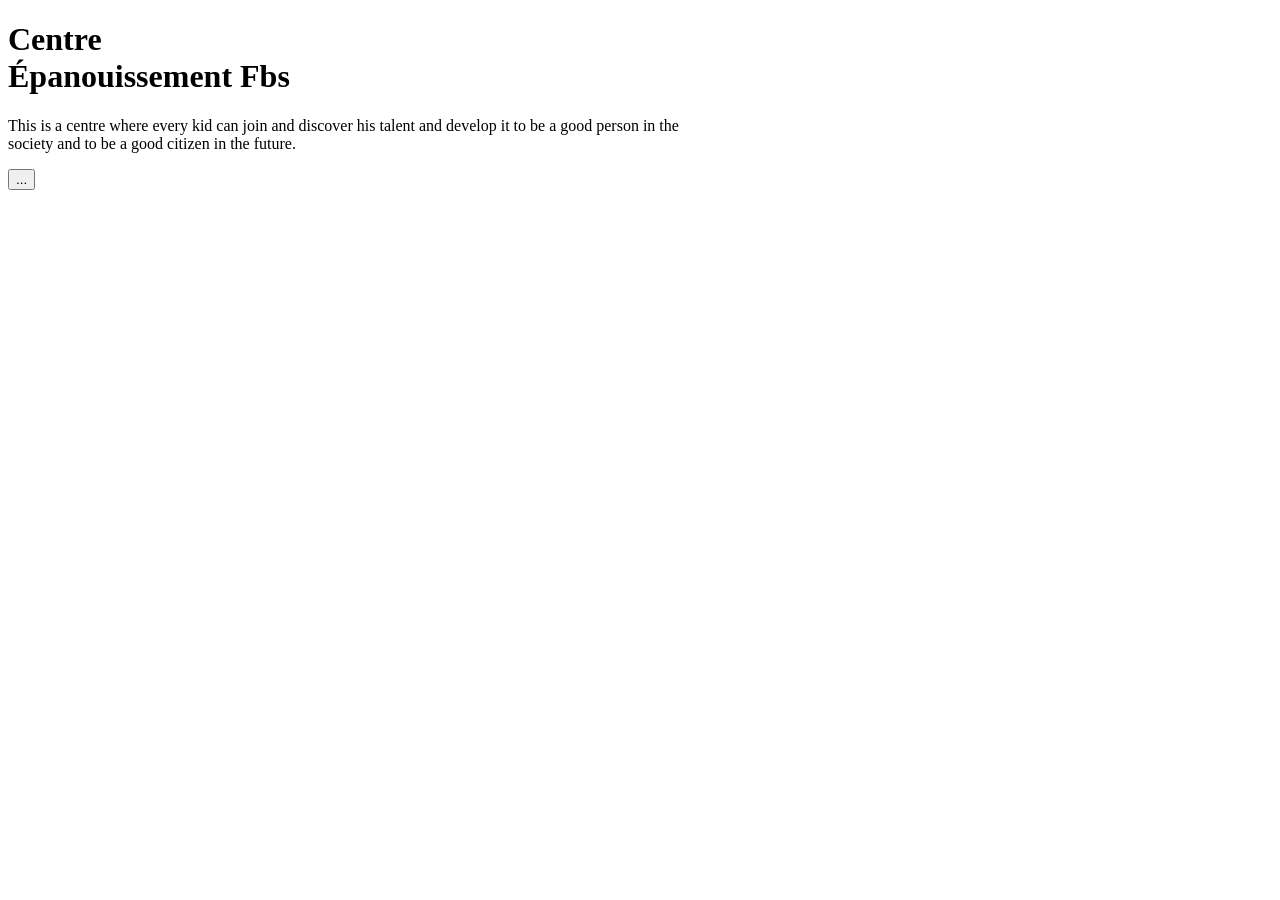
<file: index.html>
<!DOCTYPE html>
<html lang="en">
<head>
    <meta charset="UTF-8">
    <meta name="viewport" content="width=device-width, initial-scale=1.0">
    <title>Centre_Epanouissement_Fbs</title>
</head>
<body>
    <header class="hero">
        <div class="container">
            <h1>Centre<br><span>Épanouissement Fbs</span></h1>
            <p class="subtitle">
                This is a centre where every kid can join and discover his talent and develop it to be a good person in the<br>
                 society and to be a good citizen in the future.
            </p>
        </div>
    </header>

    <main class="bar_selection">
        <button type="button" class="menu-toggle main-header-menu-toggle ast-mobile-menu-buttons-minimal" aria-controls="primary-menu" aria-expanded="false" data-index="0">
				<span class="screen-reader-text">...</span>
				<span class="menu-toggle-icon"></span>
		</button>
        <div class="menu_container">
            <div class="ast_container">
                
            </div>
        </div>

    </main>
    
</body>
</html>
</file>
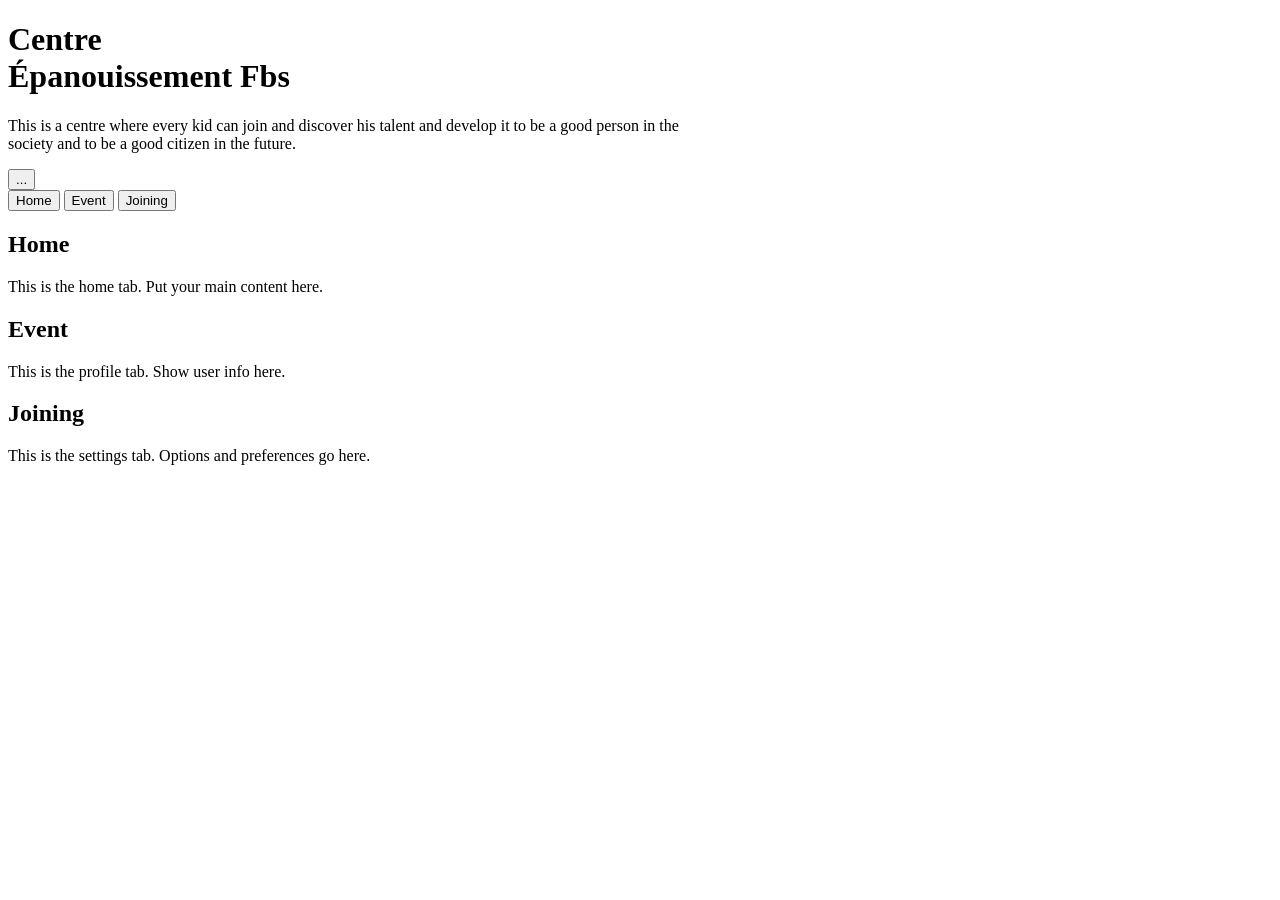
<file: pages/index.html>
<!DOCTYPE html>
<html lang="en">
<head>
    <meta charset="UTF-8">
    <meta name="viewport" content="width=device-width, initial-scale=1.0">
    <title>Centre_Epanouissement_Fbs</title>
    <link rel="stylsheet" href="assest/css/main.css">
</head>
<body>
    <header class="hero">
        <div class="container">
            <h1>Centre<br><span>Épanouissement Fbs</span></h1>
            <p class="subtitle">
                This is a centre where every kid can join and discover his talent and develop it to be a good person in the<br>
                 society and to be a good citizen in the future.
            </p>
        </div>
    </header>

    <main class="bar_selection">
        <button type="button" class="menu-toggle main-header-menu-toggle ast-mobile-menu-buttons-minimal" aria-controls="primary-menu" aria-expanded="false" data-index="0">
				<span class="screen-reader-text">...</span>
				<span class="menu-toggle-icon"></span>
		</button>
        <div class="menu_container">
            <div class="ast_container">
                
            </div>
        </div>
        <div class="tabs-container">
            <div class="tab-buttons">
                <button class="tab-btn active" onclick="showTab('home')">Home</button>
                <button class="tab-btn" onclick="showTab('profile')">Event</button>
                <button class="tab-btn" onclick="showTab('settings')">Joining</button>
            </div>
 
            <div id="home" class="tab-content active">
                <h2>Home</h2>
                <p>This is the home tab. Put your main content here.</p>
            </div>
 
            <div id="Event" class="tab-content">
                <h2>Event</h2>
                <p>This is the profile tab. Show user info here.</p>
            </div>
 
            <div id="Joining" class="tab-content">
                <h2>Joining</h2>
                <p>This is the settings tab. Options and preferences go here.</p>
            </div>
        </div>

    </main>
    
</body>
</html>
</file>
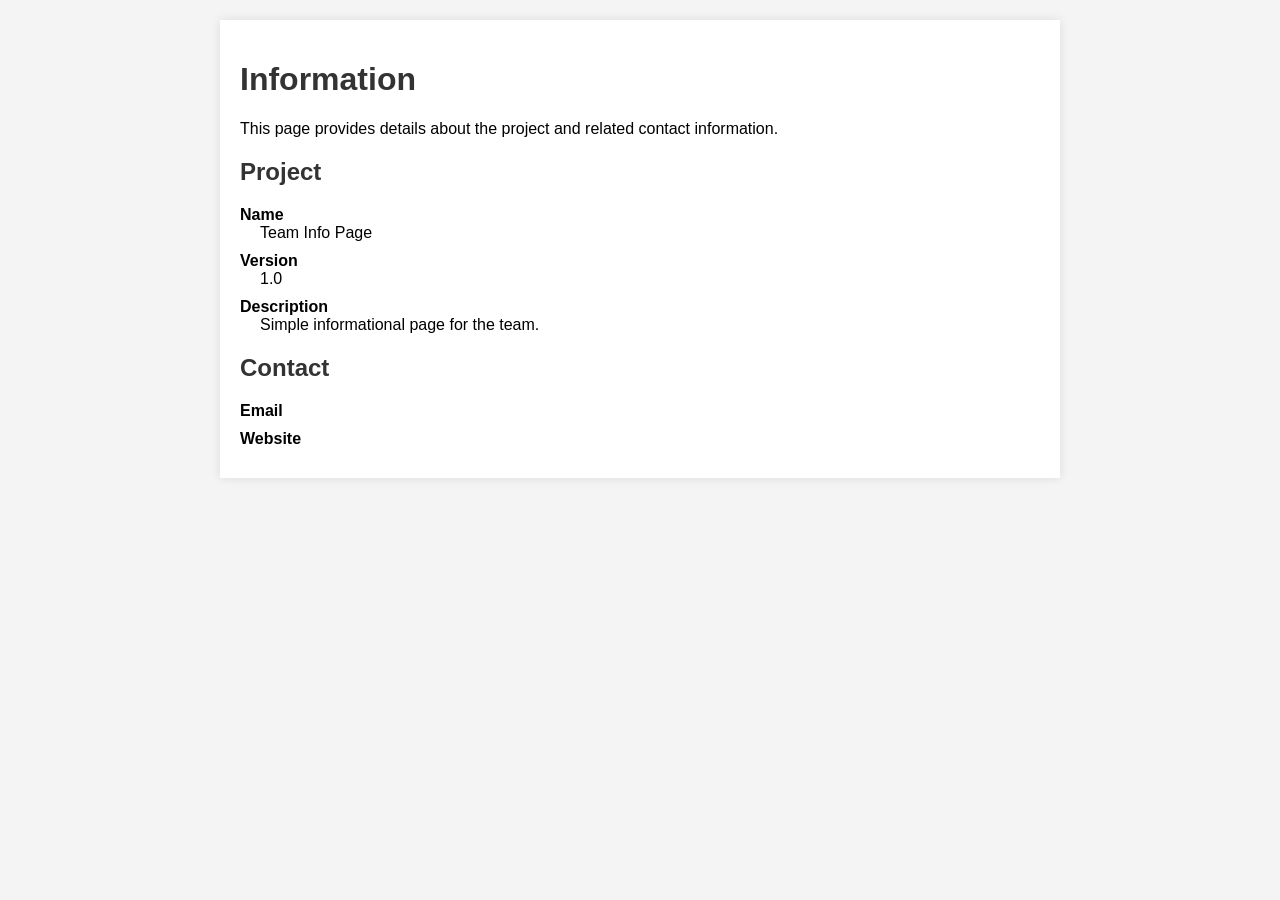
<file: pages/info.html>
<!DOCTYPE html>
<html lang="en">
<head>
  <meta charset="UTF-8">
  <meta name="viewport" content="width=device-width, initial-scale=1.0">
  <title>Info</title>
  <style>
    body {
      font-family: Arial, sans-serif;
      margin: 0;
      padding: 0;
      background-color: #f4f4f4;
    }
    main {
      max-width: 800px;
      margin: 20px auto;
      padding: 20px;
      background-color: #fff;
      box-shadow: 0 0 10px rgba(0, 0, 0, 0.1);
    }
    h1, h2 {
      color: #333;
    }
    dl {
      margin: 0;
    }
    dt {
      font-weight: bold;
    }
    dd {
      margin-left: 20px;
      margin-bottom: 10px;
    }
    a {
      color: #007BFF;
      text-decoration: none;
    }
    a:hover {
      text-decoration: underline;
    }


    
  </style>
</head>
<body>
  <main>
    <h1>Information</h1>
    <p>This page provides details about the project and related contact information.</p>
    <section>
      <h2>Project</h2>
      <dl>
        <dt>Name</dt>
        <dd>Team Info Page</dd>
        <dt>Version</dt>
        <dd>1.0</dd>
        <dt>Description</dt>
        <dd>Simple informational page for the team.</dd>
      </dl>
    </section>
    <section>
      <h2>Contact</h2>
      <dl>
        <dt>Email</dt>
        <dd></dd>
        <dt>Website</dt>
        <dd><a href=""></a></dd>
      </dl>
    </section>
  </main>
</body>
</html>
</file>
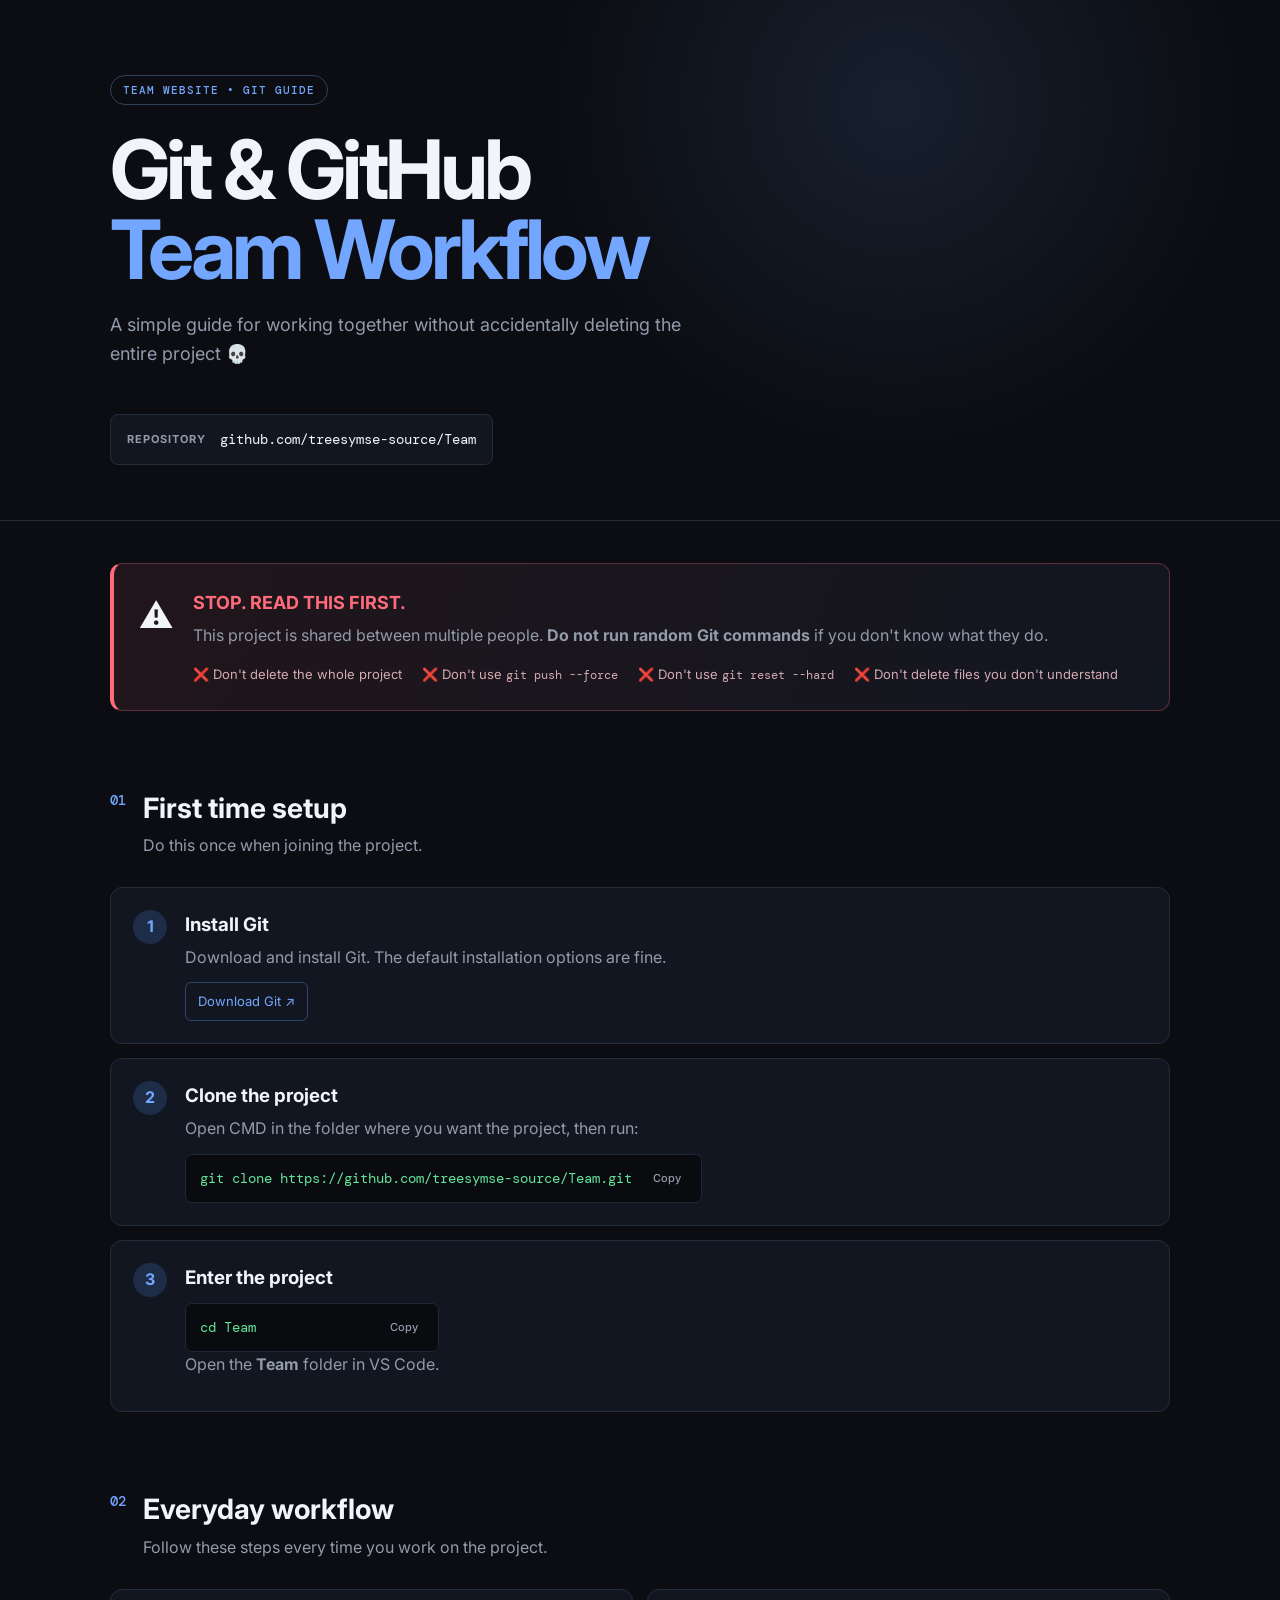
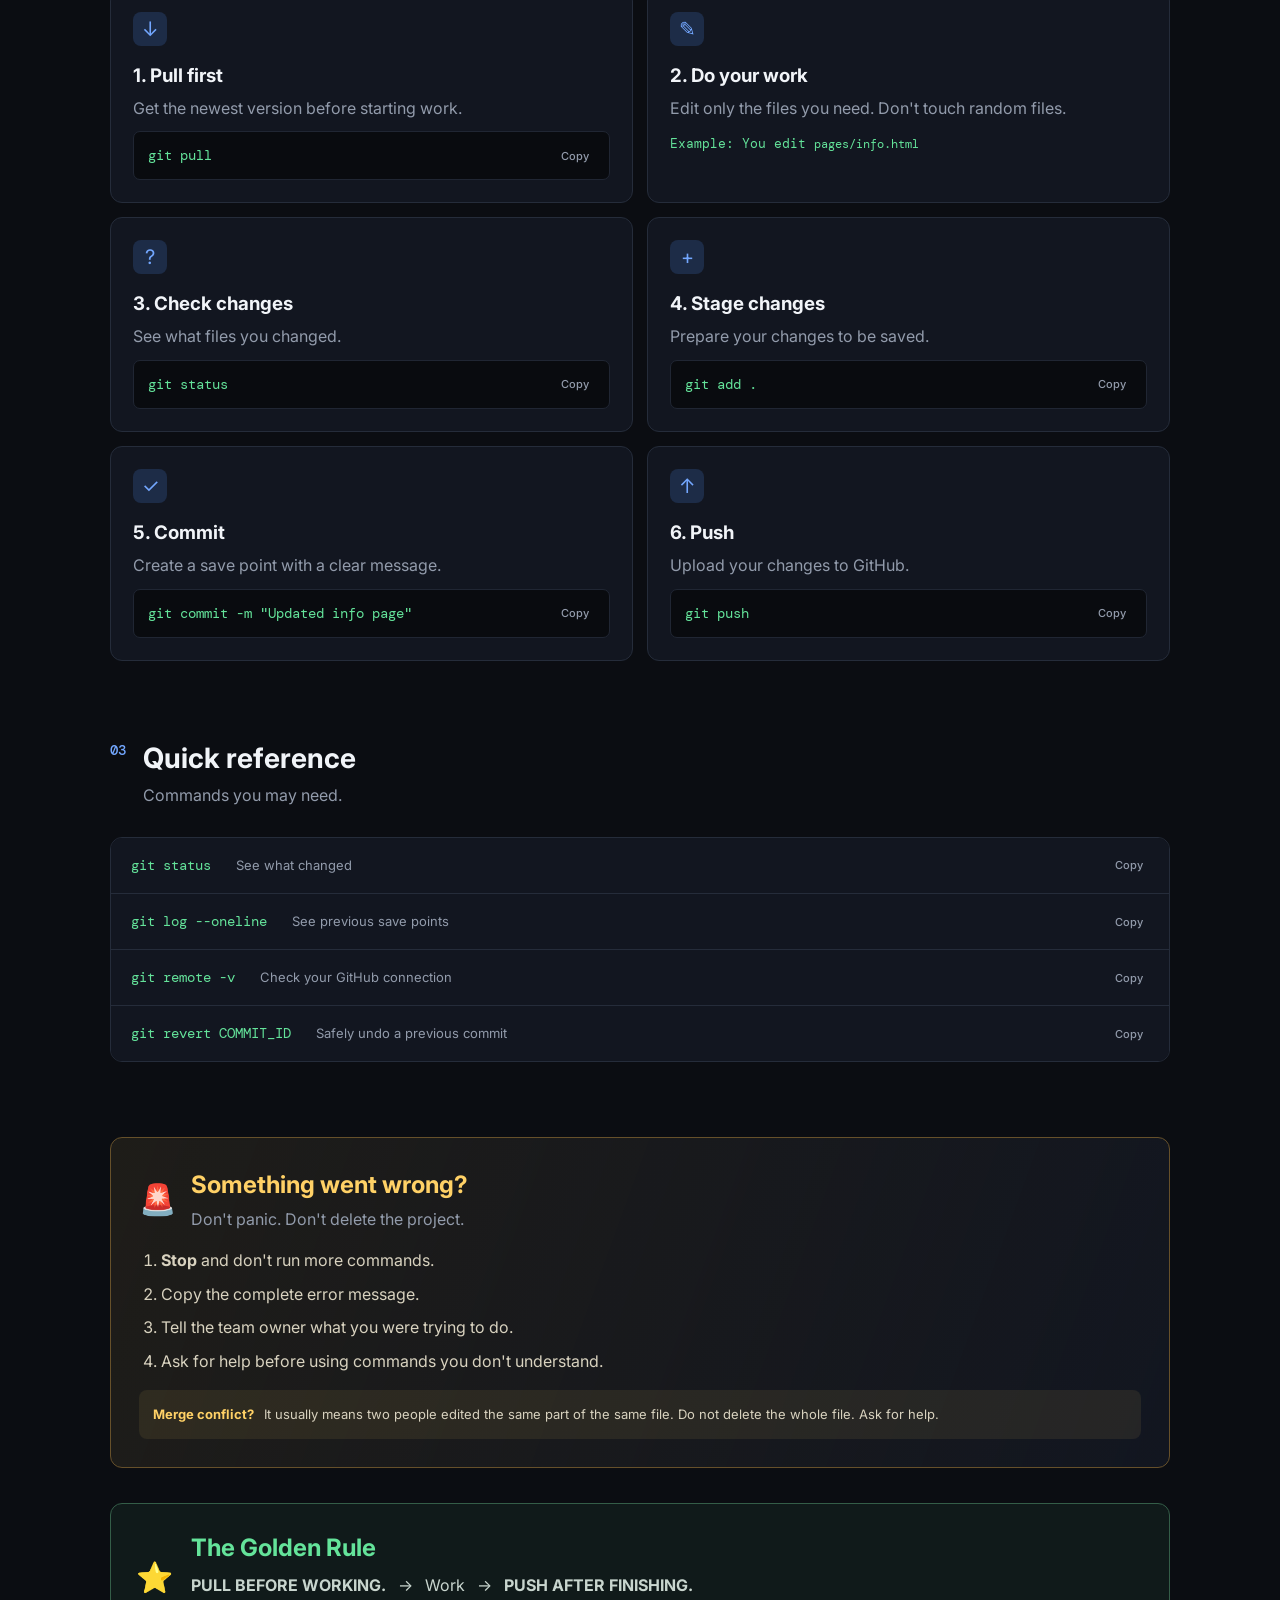
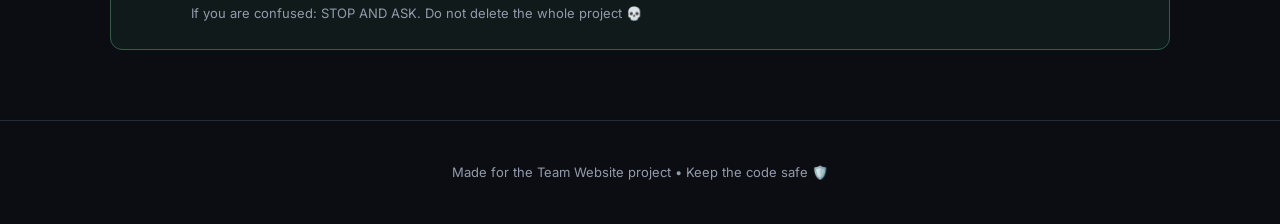
<file: pages/tut.html>
<!DOCTYPE html>
<html lang="en">
<head>
  <meta charset="UTF-8">
  <meta name="viewport" content="width=device-width, initial-scale=1.0">
  <title>Team Git & GitHub Guide</title>
  <link rel="stylesheet" href="../assest/css/tut.css">
</head>
<body>
  <header class="hero">
    <div class="container">
      <div class="badge">TEAM WEBSITE • GIT GUIDE</div>
      <h1>Git & GitHub<br><span>Team Workflow</span></h1>
      <p class="subtitle">A simple guide for working together without accidentally deleting the entire project 💀</p>
      <div class="repo-box">
        <span class="repo-label">REPOSITORY</span>
        <code>github.com/treesymse-source/Team</code>
      </div>
    </div>
  </header>

  <main class="container">
    <section class="danger-card">
      <div class="danger-icon">⚠️</div>
      <div>
        <h2>STOP. READ THIS FIRST.</h2>
        <p>This project is shared between multiple people. <strong>Do not run random Git commands</strong> if you don't know what they do.</p>
        <div class="danger-list">
          <span>❌ Don't delete the whole project</span>
          <span>❌ Don't use <code>git push --force</code></span>
          <span>❌ Don't use <code>git reset --hard</code></span>
          <span>❌ Don't delete files you don't understand</span>
        </div>
      </div>
    </section>

    <section class="section">
      <div class="section-title">
        <span class="number">01</span>
        <div>
          <h2>First time setup</h2>
          <p>Do this once when joining the project.</p>
        </div>
      </div>

      <div class="steps">
        <article class="step">
          <div class="step-number">1</div>
          <div>
            <h3>Install Git</h3>
            <p>Download and install Git. The default installation options are fine.</p>
            <a class="button" href="https://git-scm.com/downloads" target="_blank">Download Git ↗</a>
          </div>
        </article>

        <article class="step">
          <div class="step-number">2</div>
          <div>
            <h3>Clone the project</h3>
            <p>Open CMD in the folder where you want the project, then run:</p>
            <div class="code-block"><code>git clone https://github.com/treesymse-source/Team.git</code><button onclick="copyCode(this)">Copy</button></div>
          </div>
        </article>

        <article class="step">
          <div class="step-number">3</div>
          <div>
            <h3>Enter the project</h3>
            <div class="code-block"><code>cd Team</code><button onclick="copyCode(this)">Copy</button></div>
            <p>Open the <strong>Team</strong> folder in VS Code.</p>
          </div>
        </article>
      </div>
    </section>

    <section class="workflow">
      <div class="section-title">
        <span class="number">02</span>
        <div>
          <h2>Everyday workflow</h2>
          <p>Follow these steps every time you work on the project.</p>
        </div>
      </div>

      <div class="workflow-grid">
        <article class="workflow-card pull">
          <div class="card-icon">↓</div>
          <h3>1. Pull first</h3>
          <p>Get the newest version before starting work.</p>
          <div class="code-block"><code>git pull</code><button onclick="copyCode(this)">Copy</button></div>
        </article>

        <article class="workflow-card work">
          <div class="card-icon">✎</div>
          <h3>2. Do your work</h3>
          <p>Edit only the files you need. Don't touch random files.</p>
          <div class="mini-note">Example: You edit <code>pages/info.html</code></div>
        </article>

        <article class="workflow-card status">
          <div class="card-icon">?</div>
          <h3>3. Check changes</h3>
          <p>See what files you changed.</p>
          <div class="code-block"><code>git status</code><button onclick="copyCode(this)">Copy</button></div>
        </article>

        <article class="workflow-card add">
          <div class="card-icon">+</div>
          <h3>4. Stage changes</h3>
          <p>Prepare your changes to be saved.</p>
          <div class="code-block"><code>git add .</code><button onclick="copyCode(this)">Copy</button></div>
        </article>

        <article class="workflow-card commit">
          <div class="card-icon">✓</div>
          <h3>5. Commit</h3>
          <p>Create a save point with a clear message.</p>
          <div class="code-block"><code>git commit -m "Updated info page"</code><button onclick="copyCode(this)">Copy</button></div>
        </article>

        <article class="workflow-card push">
          <div class="card-icon">↑</div>
          <h3>6. Push</h3>
          <p>Upload your changes to GitHub.</p>
          <div class="code-block"><code>git push</code><button onclick="copyCode(this)">Copy</button></div>
        </article>
      </div>
    </section>

    <section class="quick-reference">
      <div class="section-title">
        <span class="number">03</span>
        <div>
          <h2>Quick reference</h2>
          <p>Commands you may need.</p>
        </div>
      </div>

      <div class="command-list">
        <div class="command-row"><div><code>git status</code><span>See what changed</span></div><button onclick="copyText('git status')">Copy</button></div>
        <div class="command-row"><div><code>git log --oneline</code><span>See previous save points</span></div><button onclick="copyText('git log --oneline')">Copy</button></div>
        <div class="command-row"><div><code>git remote -v</code><span>Check your GitHub connection</span></div><button onclick="copyText('git remote -v')">Copy</button></div>
        <div class="command-row"><div><code>git revert COMMIT_ID</code><span>Safely undo a previous commit</span></div><button onclick="copyText('git revert COMMIT_ID')">Copy</button></div>
      </div>
    </section>

    <section class="emergency">
      <div class="emergency-header">
        <span>🚨</span>
        <div>
          <h2>Something went wrong?</h2>
          <p>Don't panic. Don't delete the project.</p>
        </div>
      </div>
      <ol>
        <li><strong>Stop</strong> and don't run more commands.</li>
        <li>Copy the complete error message.</li>
        <li>Tell the team owner what you were trying to do.</li>
        <li>Ask for help before using commands you don't understand.</li>
      </ol>
      <div class="conflict-box">
        <strong>Merge conflict?</strong>
        <span>It usually means two people edited the same part of the same file. Do not delete the whole file. Ask for help.</span>
      </div>
    </section>

    <section class="golden-rule">
      <div class="rule-icon">⭐</div>
      <div>
        <h2>The Golden Rule</h2>
        <p><strong>PULL BEFORE WORKING.</strong> &nbsp; → &nbsp; Work &nbsp; → &nbsp; <strong>PUSH AFTER FINISHING.</strong></p>
        <p class="small">If you are confused: STOP AND ASK. Do not delete the whole project 💀</p>
      </div>
    </section>
  </main>

  <footer>
    <p>Made for the Team Website project • Keep the code safe 🛡️</p>
  </footer>

  <div id="toast">Copied!</div>
  <script>
    function showToast() {
      const toast = document.getElementById('toast');
      toast.classList.add('show');
      setTimeout(() => toast.classList.remove('show'), 1400);
    }
    function copyText(text) {
      navigator.clipboard.writeText(text);
      showToast();
    }
    function copyCode(button) {
      const code = button.parentElement.querySelector('code').innerText;
      navigator.clipboard.writeText(code);
      showToast();
    }
  </script>
</body>
</html>
</file>
<file: assest/css/tut.css>
@import url('https://fonts.googleapis.com/css2?family=DM+Mono:wght@400;500&family=Inter:wght@400;500;600;700;800&display=swap');

:root {
  --bg: #0b0d12;
  --panel: #121620;
  --panel-2: #171c28;
  --border: #252c3a;
  --text: #f1f4f8;
  --muted: #929bab;
  --green: #64e39a;
  --blue: #73a7ff;
  --yellow: #ffd166;
  --red: #ff6b7a;
  --purple: #b58cff;
}

* { box-sizing: border-box; }

body {
  margin: 0;
  background: var(--bg);
  color: var(--text);
  font-family: Inter, sans-serif;
  line-height: 1.6;
}

body::before {
  content: "";
  position: fixed;
  inset: 0;
  pointer-events: none;
  opacity: .25;
  background-image: linear-gradient(rgba(255,255,255,.025) 1px, transparent 1px),
                    linear-gradient(90deg, rgba(255,255,255,.025) 1px, transparent 1px);
  background-size: 36px 36px;
}

.container { width: min(1060px, calc(100% - 40px)); margin: auto; }

.hero {
  padding: 75px 0 55px;
  border-bottom: 1px solid var(--border);
  background: radial-gradient(circle at 70% 20%, rgba(115,167,255,.12), transparent 35%);
}

.badge {
  display: inline-block;
  padding: 7px 12px;
  border: 1px solid #31405c;
  border-radius: 99px;
  color: var(--blue);
  font: 500 11px 'DM Mono', monospace;
  letter-spacing: 1px;
}

h1 {
  font-size: clamp(42px, 8vw, 82px);
  line-height: .98;
  letter-spacing: -4px;
  margin: 25px 0 20px;
}

h1 span { color: var(--blue); }
.subtitle { max-width: 620px; color: var(--muted); font-size: 18px; }

.repo-box {
  margin-top: 28px;
  display: inline-flex;
  gap: 14px;
  align-items: center;
  padding: 13px 16px;
  background: var(--panel);
  border: 1px solid var(--border);
  border-radius: 8px;
}

.repo-label { color: var(--muted); font-size: 11px; font-weight: 700; letter-spacing: 1px; }
code { font-family: 'DM Mono', monospace; font-size: .9em; }

.danger-card {
  display: flex;
  gap: 20px;
  margin: 42px 0 75px;
  padding: 25px;
  border: 1px solid #5c3038;
  border-left: 4px solid var(--red);
  border-radius: 12px;
  background: linear-gradient(110deg, rgba(255,107,122,.09), var(--panel));
}

.danger-icon { font-size: 34px; }
.danger-card h2 { margin: 0 0 5px; color: var(--red); font-size: 18px; }
.danger-card p { margin: 0 0 15px; color: var(--muted); }
.danger-list { display: flex; flex-wrap: wrap; gap: 9px 20px; color: #d5aab0; font-size: 13px; }

.section { margin-bottom: 75px; }
.section-title { display: flex; gap: 17px; align-items: flex-start; margin-bottom: 28px; }
.section-title .number { color: var(--blue); font: 500 14px 'DM Mono', monospace; padding-top: 5px; }
.section-title h2 { margin: 0; font-size: 28px; }
.section-title p { margin: 3px 0 0; color: var(--muted); }

.steps { display: grid; gap: 14px; }
.step {
  display: flex;
  gap: 18px;
  padding: 22px;
  background: var(--panel);
  border: 1px solid var(--border);
  border-radius: 12px;
}
.step-number {
  flex: 0 0 34px;
  height: 34px;
  display: grid;
  place-items: center;
  border-radius: 50%;
  background: #1d2c47;
  color: var(--blue);
  font-weight: 700;
}
.step h3 { margin: 0 0 5px; }
.step p { margin: 0 0 12px; color: var(--muted); }

.button {
  display: inline-block;
  padding: 8px 12px;
  border: 1px solid #30466d;
  border-radius: 6px;
  color: var(--blue);
  text-decoration: none;
  font-size: 13px;
}
.button:hover { background: #1b2940; }

.code-block {
  display: flex;
  align-items: center;
  justify-content: space-between;
  gap: 15px;
  padding: 12px 14px;
  margin-top: 10px;
  background: #090b0f;
  border: 1px solid #202633;
  border-radius: 7px;
  overflow-x: auto;
}
.code-block code { color: var(--green); white-space: nowrap; }
button {
  cursor: pointer;
  border: 0;
  background: transparent;
  color: var(--muted);
  font: 500 11px Inter, sans-serif;
}
button:hover { color: var(--text); }

.workflow { margin-bottom: 75px; }
.workflow-grid { display: grid; grid-template-columns: repeat(2, 1fr); gap: 14px; }
.workflow-card {
  padding: 22px;
  background: var(--panel);
  border: 1px solid var(--border);
  border-radius: 12px;
}
.card-icon {
  width: 34px; height: 34px;
  display: grid; place-items: center;
  margin-bottom: 15px;
  border-radius: 8px;
  background: #1d2c47;
  color: var(--blue);
  font-size: 20px;
}
.workflow-card h3 { margin: 0 0 5px; }
.workflow-card p { margin: 0; color: var(--muted); }
.mini-note { margin-top: 14px; color: var(--green); font: 13px 'DM Mono', monospace; }

.quick-reference { margin-bottom: 75px; }
.command-list { border: 1px solid var(--border); border-radius: 12px; overflow: hidden; }
.command-row {
  display: flex; justify-content: space-between; align-items: center;
  padding: 16px 20px;
  background: var(--panel);
  border-bottom: 1px solid var(--border);
}
.command-row:last-child { border-bottom: 0; }
.command-row div { display: flex; gap: 25px; align-items: center; }
.command-row code { color: var(--green); }
.command-row span { color: var(--muted); font-size: 13px; }

.emergency {
  margin-bottom: 35px;
  padding: 28px;
  border: 1px solid #66502a;
  border-radius: 12px;
  background: linear-gradient(110deg, rgba(255,209,102,.08), var(--panel));
}
.emergency-header { display: flex; gap: 15px; align-items: center; }
.emergency-header > span { font-size: 30px; }
.emergency h2 { margin: 0; color: var(--yellow); }
.emergency p { margin: 2px 0 0; color: var(--muted); }
.emergency ol { color: #d8d2bf; padding-left: 22px; }
.emergency li { margin: 8px 0; }
.conflict-box {
  display: flex; gap: 10px; flex-wrap: wrap;
  padding: 14px;
  border-radius: 8px;
  background: rgba(255,209,102,.08);
  color: #d8d2bf;
  font-size: 13px;
}
.conflict-box strong { color: var(--yellow); }

.golden-rule {
  display: flex; gap: 18px; align-items: center;
  padding: 25px;
  margin-bottom: 70px;
  border: 1px solid #345d48;
  border-radius: 12px;
  background: rgba(100,227,154,.06);
}
.rule-icon { font-size: 30px; }
.golden-rule h2 { margin: 0; color: var(--green); }
.golden-rule p { margin: 5px 0 0; color: #c8d5ce; }
.golden-rule .small { color: var(--muted); font-size: 13px; }

footer {
  padding: 28px;
  text-align: center;
  color: var(--muted);
  border-top: 1px solid var(--border);
  font-size: 13px;
}

#toast {
  position: fixed;
  bottom: 25px;
  left: 50%;
  transform: translate(-50%, 20px);
  padding: 10px 16px;
  border-radius: 8px;
  background: var(--green);
  color: #07120c;
  font-weight: 700;
  opacity: 0;
  pointer-events: none;
  transition: .2s;
}
#toast.show { opacity: 1; transform: translate(-50%, 0); }

@media (max-width: 700px) {
  .container { width: min(100% - 28px, 1060px); }
  .hero { padding-top: 45px; }
  h1 { letter-spacing: -2px; }
  .workflow-grid { grid-template-columns: 1fr; }
  .repo-box { flex-direction: column; align-items: flex-start; }
  .command-row div { display: block; }
  .command-row span { display: block; margin-top: 5px; }
  .danger-card { flex-direction: column; }
}
</file>
